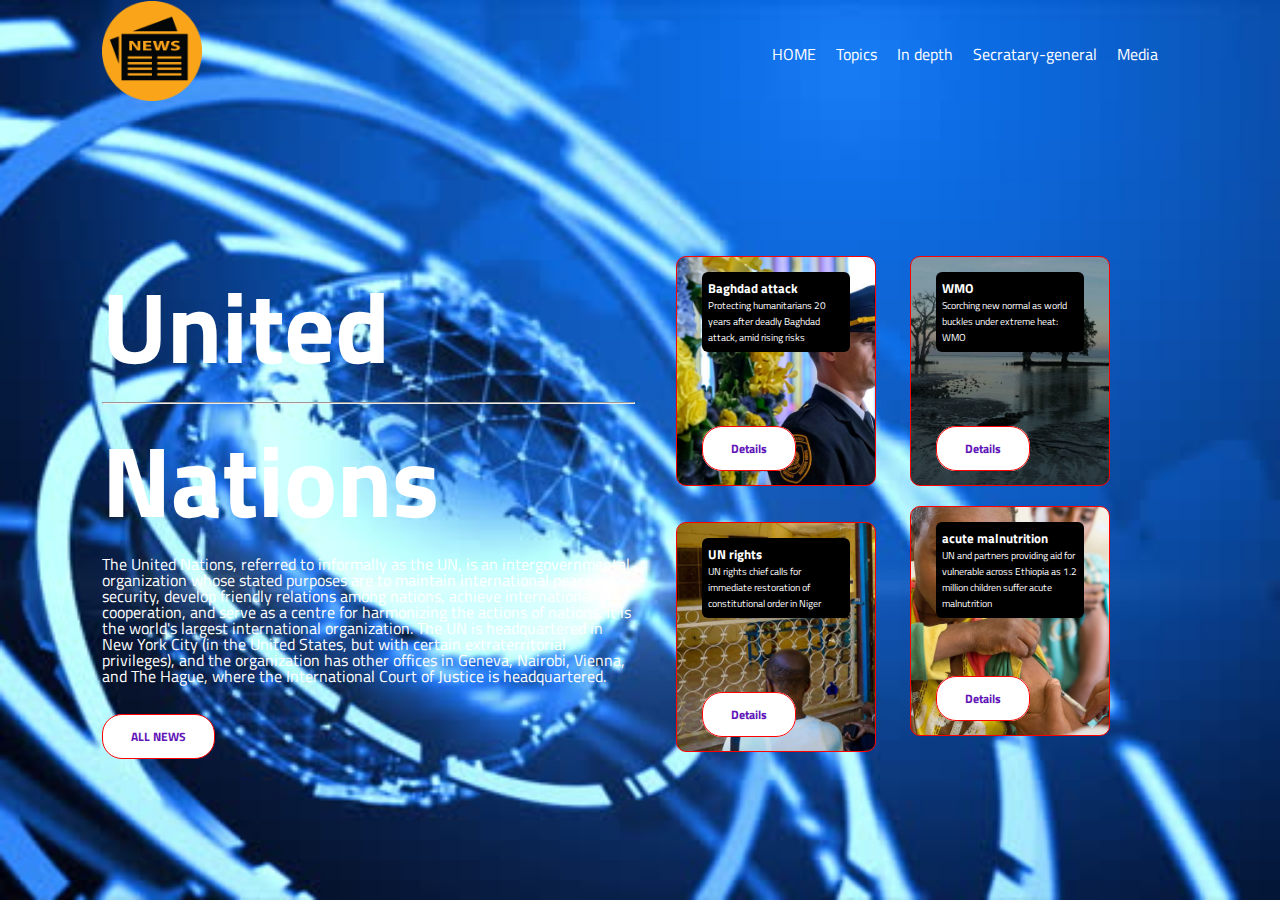
<file: index.html>
<!DOCTYPE html>
<html lang="en">
<head>
    <meta charset="UTF-8">
    <meta name="viewport" content="width=device-width, initial-scale=1.0">
    <link rel="stylesheet" 
    href="https://cdnjs.cloudflare.com/ajax/libs/font-awesome/6.4.2/css/all.min.css" 
    integrity="sha512-z3gLpd7yknf1YoNbCzqRKc4qyor8gaKU1qmn+CShxbuBusANI9QpRohGBreCFkKxLhei6S9CQXFEbbKuqLg0DA==" crossorigin="anonymous"
     referrerpolicy="no-referrer" />

    <title>UT news</title>
    <link rel="stylesheet" href="./src/css/style.css">
</head>

<a href="./register pages/register.html"></a>

<body>
    <div class="container">
        <div class="navbar">
            <a href="#">
                <img src="./src/images/news-icon-13636.png" alt="NEWS LOGO" width="100"  height="100">
            </a>
            <nav>
                <ul>
                    <li><a href="#">HOME</a></li>
                    <li><a href="#">Topics</a></li>
                    <li><a href="#">In depth</a></li>
                    <li><a href="#">Secratary-general</a></li>
                    <li><a href="#">Media</a></li>
                    <li><a href="#"><i class="fa-solid fa-bars"></i></a></li>
                </ul>
            </nav>
        </div>
        <div class="row">
            <div class="col">
                <h1>United 
                    <hr>
                    Nations

                </h1>
                <p class="desc">
                    The United Nations, referred to informally as the UN, is an intergovernmental organization
                     whose stated purposes are to maintain international peace and security, develop friendly 
                     relations among nations, achieve international cooperation, and serve as a centre for harmonizing 
                     the actions of nations. It is the world's largest international organization.
                      The UN is headquartered in New York City (in the United States,
                       but with certain extraterritorial privileges), and the organization has other offices in Geneva,
                        Nairobi, Vienna, and The Hague, where the International Court of Justice is headquartered.
                </p>
                <button class="btn"> ALL NEWS</button>
            </div>
            <div class="col">
                <div class="cards">
                    <div class="card card-1">

                        <div class="card-head">
                            <h5>Baghdad attack</h5>
                            <p>Protecting humanitarians 20 years after deadly Baghdad attack, amid rising risks</p>
                        </div>
                        <div class="card-bottom">
                            <a href="#" class="btn">Details</a>
                            </div>
                    </div>
                    <div class="card card-2">
                        <div class="card-head">
                            <h5>WMO</h5>
                            <p>Scorching new normal as world buckles under extreme heat: WMO</p>
                        </div>
                        <div class="card-bottom">
                            <a href="#" class="btn">Details</a>
                            </div>
                    </div>
                    <div class="card card-3">
                        <div class="card-head">
                            <h5>UN rights</h5>
                            <p>UN rights chief calls for immediate restoration of constitutional order in Niger</p>
                        </div>
                        <div class="card-bottom">
                            <a href="#" class="btn">Details</a>
                            </div>
                    </div>
                    <div class="card card-4">
                        <div class="card-head">
                            <h5>acute malnutrition</h5>
                            <p>UN and partners providing aid for vulnerable across Ethiopia
                                as 1.2 million children suffer acute malnutrition</p>
                        </div>
                        <div class="card-bottom">
                            <a href="#" class="btn">Details</a>
                            </div>
                    </div>
                </div>
            </div>
        </div>
    </div>
</body>
</html>
</file>
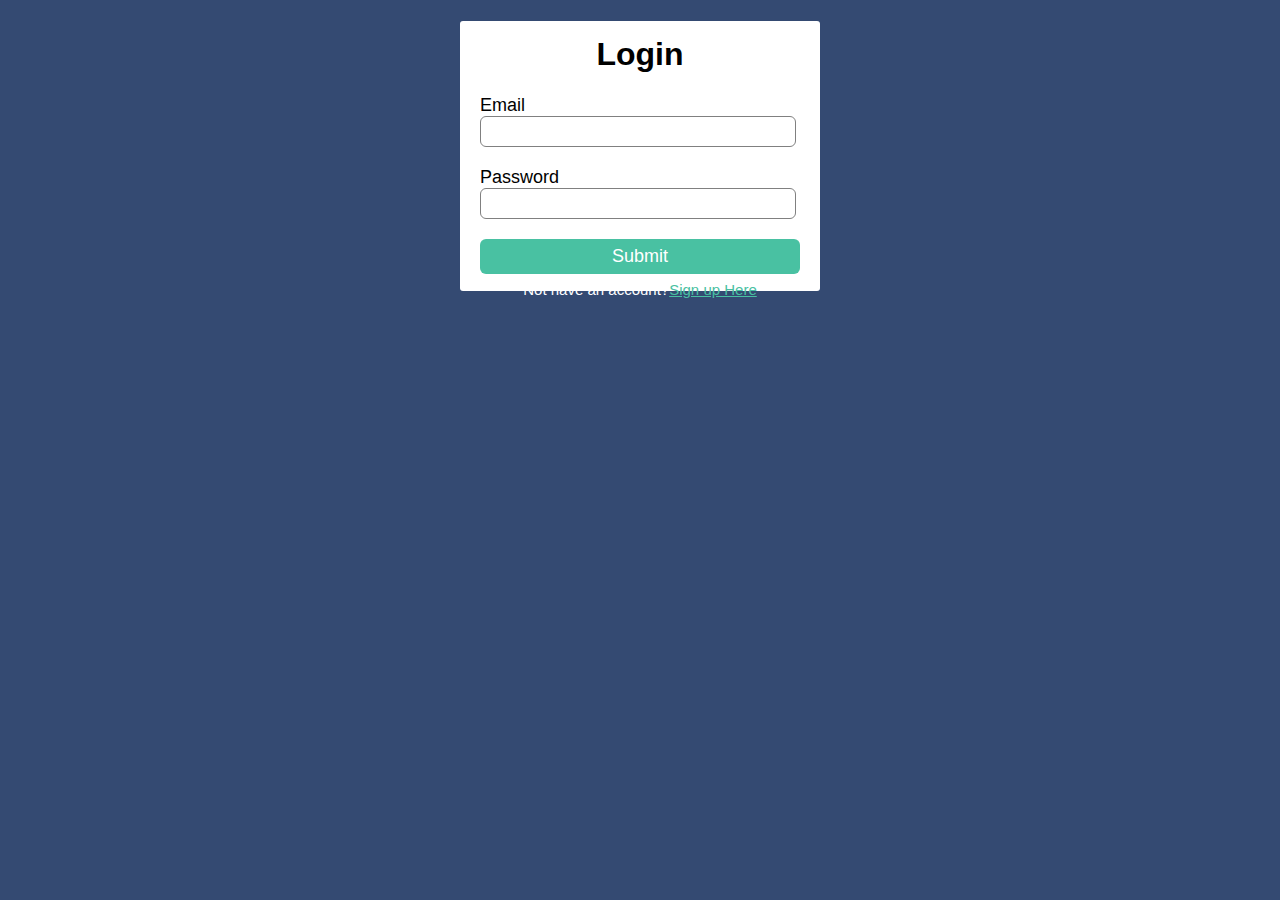
<file: register pages/login.html>
<!DOCTYPE html>
<html lang="en">
<head>
    <meta charset="UTF-8">
    <meta name="viewport" content="width=device-width, initial-scale=1.0">
    <title>Login</title>
    <link rel="stylesheet" href="signup.css">
    <link href="https://fonts.googlepis.com/css2?family=Robotc">
</head>
<body>
    <div class="login-box">
        <h1>Login</h1>
        <form>
            <label>Email</label>
            <input type="email" required minlength="4" maxlength="1000" placeholder="">
            <label>Password</label>
            <input type="password" required minlength="4" maxlength="1000" placeholder="">
            <input type="button" value="Submit">
        </form>



    </div>
    <p class="para-2">Not have an account?<a href="register.html">Sign up Here</a></p>
</body>
</html>
</file>
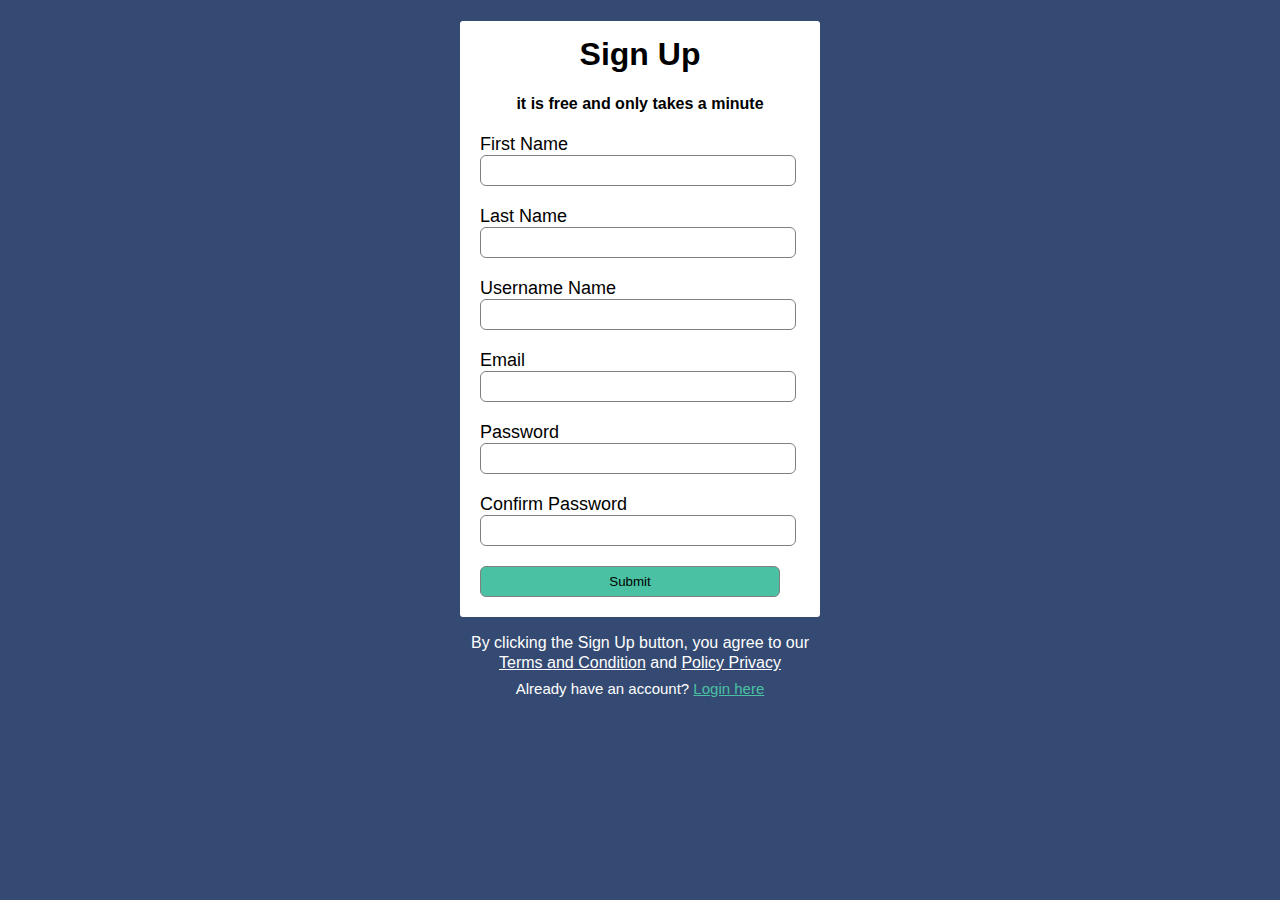
<file: register pages/register.html>
<!DOCTYPE html>
<html lang="en">
<head>
    <meta charset="UTF-8">
    <meta name="viewport" content="width=device-width, initial-scale=1.0">
    <title>Sign Up</title>
    <link rel="stylesheet" href="signup.css">
    <link href="https://fonts.googlepis.com/css2?family=Robotc">
</head>
<body>
    <div class="signup-box">
        <h1>Sign Up</h1>
        <h4>it is free and only takes a minute</h4>
        <form  action="">
           <label>First Name</label>
           <input type="text" required minlength="3" maxlength="300" placeholder="">
           <label>Last Name</label>
           <input type="text" required minlength="3" maxlength="300"  placeholder="">
           <label>Username Name</label>
           <input type="text" placeholder="">
           <label>Email</label>
           <input type="email" required placeholder="">
           <label>Password</label>
           <input type="password" required minlength="5" maxlength="300"  placeholder="">
           <label>Confirm Password</label>
           <input type="password" required minlength="5" maxlength="300"  placeholder="">
           <input id="btn" type="submit" value="Submit">
        

        </form>

  

    </div>

    <div class="font">
        <p id="inpu-text">By clicking the Sign Up button, you agree to our<br>
            <a style="color:#fff" href="#">Terms and Condition</a> and <a style="color:#fff" href="#">Policy Privacy</a>
           </p>
        <p class="para-2">Already have an account? <a href="login.html">Login here</a></p>
    
    
    </div>
  
</body>
</html>
</file>
<file: src/css/style.css>
@import url('https://fonts.googleapis.com/css2?family=Titillium+Web:wght@400;700&display=swap');





*{
    margin: 0;
    padding: 0;
    box-sizing: border-box;
    font-family: 'Titillium Web', sans-serif;
}




.container{
    width: 100%;
    height: 100vh;
    padding-left: 8%;
    padding-right: 8%;
    background-image: url(../images/c.jpg);
    background-position: center;
    background-size: cover;
}
p{
    font-size: 10px;
    color: #fff;
    line-height: 16px;
}
.btn{
    padding: 12px 28px;
    font-size: 12px;
    font-weight: 700;
    margin-top: 30px;
    cursor: pointer;
    color: #6115b8;
    background-color: #fff;
    border-radius: 20px;
    border: 1px solid red;
    text-decoration: none;
    transition: ease 0.5;
}
.btn:hover{
    background-color: #5512d1;
    color: #fff;
    border-color: #fff;
}
.navbar{
    height: 12%;
    display: flex;
    justify-content: space-between;
    align-items: center;
}
nav ul{
    list-style: none;
    display: flex;
    column-gap: 20px;
}

nav ul li a {
    color: #fff;
    text-decoration: none;
    transition: ease 0.5;
}
nav ul li a:hover {
    color: #000;
}
.row{
    display: flex;
    align-items: center;
    column-gap: 10px;
    height: 88%;
}
.col{
    flex-basis: 50%;
}

h1{
    color: #fff;
    font-size: 100px;
}
.desc{
    font-size: 16px;
}
.cards{
    max-width: 500px;
    margin: auto;
}
.card{
    width: 200px;
    height: 230px;
    display: inline-block;
    background-position: center;
    background-size: cover;
    border-radius: 10px;
    padding: 15px 25px;
    cursor: pointer;
    border: 1px solid red;
    position: relative;
    margin: 10px 15px;
    transition:all ease-in-out 500ms;

}
.card:hover{
    transform: translateY(-10px);
    border-color: #fff;
}
.card .card-head {
    background-color: rgba(0,0,0.7);
    color: #fff;
    border-radius: 6px;
    padding: 6px;
}
.card .card-bottom {
    position: absolute;
    bottom: 26px;

}
.card.card-1{
    background-image: url(../images/bagdad\ attack.jpg);
}

.card.card-2{
    background-image: url(../images/second.jpg);

}

.card.card-3{
    background-image: url(../images/third.jpg);

}

.card.card-4{
    background-image: url(../images/four.jpg);
}
</file>
<file: register pages/signup.css>
body{
    background-color: #344a72;
    font-family:"Roboto",sans-serif;
}
.signup-box{
    width: 360px;

    margin: auto;
    background-color: white;
    border-radius: 3px;
    
}
.login-box{
    width: 360px;
    height: 270px;
    margin: auto;
    border-radius: 3px;
    background-color: white;
}
h1{

text-align: center;
padding-top: 15px;
}
h4{
    text-align: center;
}
form{
    width: 300px;
    margin-left: 20px;
}
form label{
    display: flex;
    margin-top: 20px;
    font-size: 18px;
}
form input{
    width: 100%;
    padding: 7px;
    border: none;
    border: 1px solid gray;
    border-radius: 6px;
    outline: none;
    
}
input[type="button"]{
    width: 320px;
    height: 35px;
    margin-top: 20px;
    border: none;
    background-color: #49c1a2;
    color: white;
    font-size: 18px;


}

.para-2{
    text-align: center;
    color: white;
    font-size: 15px;
    margin-top: -10px;

}
.para-2 a{
    color: #49c1a2;


}
#input-text{
    display: block;
    text-align: center;
    padding: 20px 12px;
    font-size: 1em;
}

#btn{
    background-color:#49c1a2;
    margin: 20px 0;
}
.font{
    margin: 10px  0;
    display: block;
    line-height: 20px;
    color: #fff;
    text-align: center;
}
</file>
